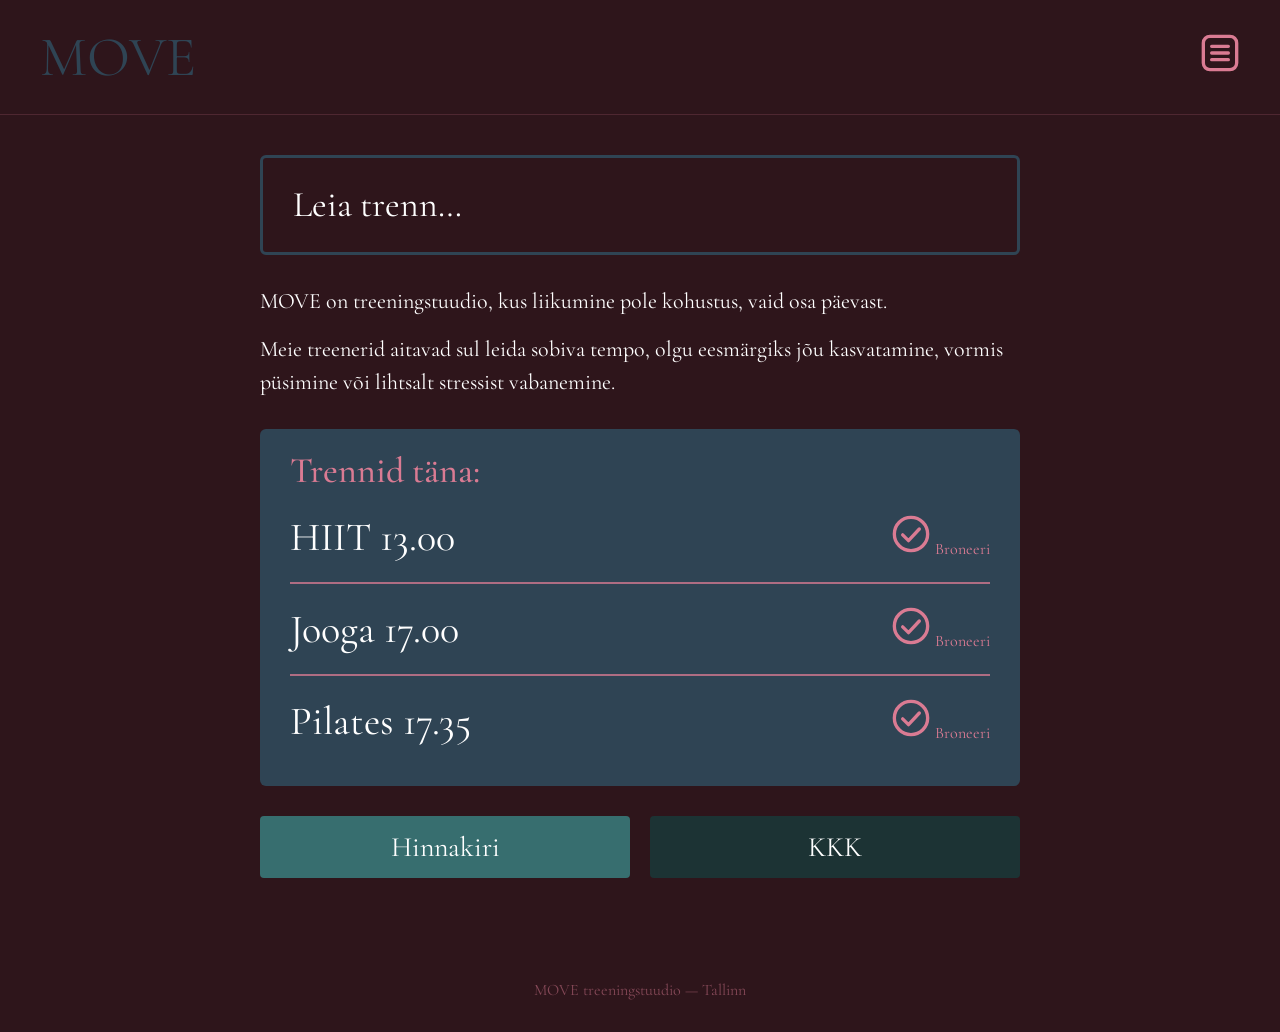
<file: index.html>
<!doctype html>
<html lang="et">
<head>
  <meta charset="utf-8">
  <meta name="viewport" content="width=device-width, initial-scale=1">
  <title>MOVE treeningstuudio</title>
  <link rel="stylesheet" href="style.css">
</head>
<body class="page page--home">
  <header class="header">
    <a class="header__logo" href="index.html">MOVE</a>
    <button class="header__menu" type="button" aria-label="Ava menüü" popovertarget="menu">
      <svg class="icon icon--menu" viewBox="0 0 24 24" aria-hidden="true" focusable="false">
        <rect x="2" y="2" width="20" height="20" rx="4" fill="none" stroke="currentColor" stroke-width="2"/>
        <path d="M7 8h10M7 12h10M7 16h10" stroke="currentColor" stroke-width="2" stroke-linecap="round"/>
      </svg>
    </button>
  </header>

  <nav class="menu" id="menu" popover aria-label="Peamenüü">
    <div class="menu__header">
      <a class="menu__logo" href="index.html">MOVE</a>
      <button class="menu__close" type="button" popovertarget="menu" popovertargetaction="hide" aria-label="Sulge menüü">
        <svg class="icon icon--close" viewBox="0 0 24 24" aria-hidden="true" focusable="false">
          <rect x="2" y="2" width="20" height="20" rx="4" fill="none" stroke="currentColor" stroke-width="2"/>
          <path d="M8 8l8 8M16 8l-8 8" stroke="currentColor" stroke-width="2" stroke-linecap="round"/>
        </svg>
      </button>
    </div>
    <ul class="menu__list">
      <li class="menu__item"><a class="menu__link" href="index.html" aria-current="page">Avaleht<span class="menu__arrow" aria-hidden="true">→</span></a></li>
      <li class="menu__item"><a class="menu__link" href="leia_trenn.html">Leia trenn<span class="menu__arrow" aria-hidden="true">→</span></a></li>
      <li class="menu__item"><a class="menu__link" href="hiit.html">HIIT treening<span class="menu__arrow" aria-hidden="true">→</span></a></li>
      <li class="menu__item"><a class="menu__link" href="broneeri_koht.html">Broneeri koht<span class="menu__arrow" aria-hidden="true">→</span></a></li>
      <li class="menu__item"><a class="menu__link" href="#">Hinnakiri<span class="menu__arrow" aria-hidden="true">→</span></a></li>
      <li class="menu__item"><a class="menu__link" href="#">KKK<span class="menu__arrow" aria-hidden="true">→</span></a></li>
    </ul>
  </nav>

  <main class="main">
    <a class="search-link" href="leia_trenn.html">Leia trenn…</a>

    <section class="intro">
      <p class="intro__text">MOVE on treeningstuudio, kus liikumine pole kohustus, vaid osa päevast.</p>
      <p class="intro__text">Meie treenerid aitavad sul leida sobiva tempo, olgu eesmärgiks jõu kasvatamine, vormis püsimine või lihtsalt stressist vabanemine.</p>
    </section>

    <section class="today" aria-labelledby="today-title">
      <h2 class="today__title" id="today-title">Trennid täna:</h2>
      <ul class="today__list">
        <li class="today__item">
          <span class="today__name">HIIT <time datetime="13:00">13.00</time></span>
          <a class="today__book" href="broneeri_koht.html" aria-label="Broneeri HIIT kell 13.00">
            <svg class="icon icon--check" viewBox="0 0 24 24" aria-hidden="true" focusable="false">
              <circle cx="12" cy="12" r="10" fill="none" stroke="currentColor" stroke-width="2"/>
              <path d="M7 12.5l3.5 3.5L17 9" fill="none" stroke="currentColor" stroke-width="2" stroke-linecap="round" stroke-linejoin="round"/>
            </svg>
            <span class="today__book-label">Broneeri</span>
          </a>
        </li>
        <li class="today__item">
          <span class="today__name">Jooga <time datetime="17:00">17.00</time></span>
          <a class="today__book" href="broneeri_koht.html" aria-label="Broneeri jooga kell 17.00">
            <svg class="icon icon--check" viewBox="0 0 24 24" aria-hidden="true" focusable="false">
              <circle cx="12" cy="12" r="10" fill="none" stroke="currentColor" stroke-width="2"/>
              <path d="M7 12.5l3.5 3.5L17 9" fill="none" stroke="currentColor" stroke-width="2" stroke-linecap="round" stroke-linejoin="round"/>
            </svg>
            <span class="today__book-label">Broneeri</span>
          </a>
        </li>
        <li class="today__item">
          <span class="today__name">Pilates <time datetime="17:35">17.35</time></span>
          <a class="today__book" href="broneeri_koht.html" aria-label="Broneeri pilates kell 17.35">
            <svg class="icon icon--check" viewBox="0 0 24 24" aria-hidden="true" focusable="false">
              <circle cx="12" cy="12" r="10" fill="none" stroke="currentColor" stroke-width="2"/>
              <path d="M7 12.5l3.5 3.5L17 9" fill="none" stroke="currentColor" stroke-width="2" stroke-linecap="round" stroke-linejoin="round"/>
            </svg>
            <span class="today__book-label">Broneeri</span>
          </a>
        </li>
      </ul>
    </section>

    <nav class="quick-links" aria-label="Lisainfo">
      <a class="button button--primary" href="#">Hinnakiri</a>
      <a class="button button--secondary" href="#">KKK</a>
    </nav>
  </main>

  <footer class="footer">
    <p class="footer__text">MOVE treeningstuudio — Tallinn</p>
  </footer>
</body>
</html>
</file>
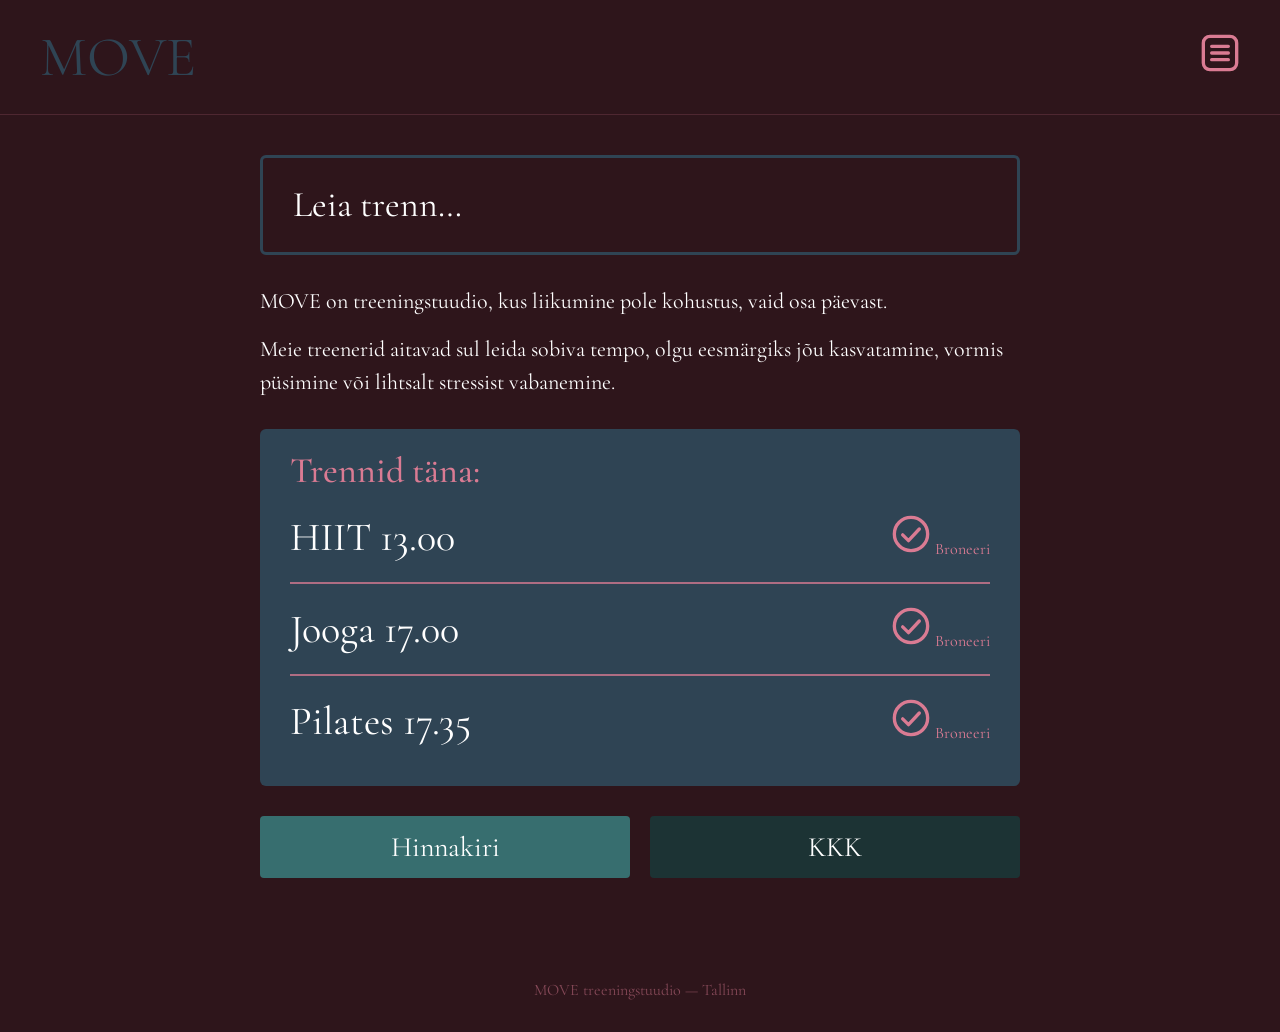
<file: avaleht.html>
<!doctype html>
<html lang="et">
<head>
  <meta charset="utf-8">
  <meta name="viewport" content="width=device-width, initial-scale=1">
  <title>MOVE treeningstuudio</title>
  <link rel="stylesheet" href="style.css">
</head>
<body class="page page--home">
  <header class="header">
    <a class="header__logo" href="avaleht.html">MOVE</a>
    <button class="header__menu" type="button" aria-label="Ava menüü" popovertarget="menu">
      <svg class="icon icon--menu" viewBox="0 0 24 24" aria-hidden="true" focusable="false">
        <rect x="2" y="2" width="20" height="20" rx="4" fill="none" stroke="currentColor" stroke-width="2"/>
        <path d="M7 8h10M7 12h10M7 16h10" stroke="currentColor" stroke-width="2" stroke-linecap="round"/>
      </svg>
    </button>
  </header>

  <nav class="menu" id="menu" popover aria-label="Peamenüü">
    <div class="menu__header">
      <a class="menu__logo" href="avaleht.html">MOVE</a>
      <button class="menu__close" type="button" popovertarget="menu" popovertargetaction="hide" aria-label="Sulge menüü">
        <svg class="icon icon--close" viewBox="0 0 24 24" aria-hidden="true" focusable="false">
          <rect x="2" y="2" width="20" height="20" rx="4" fill="none" stroke="currentColor" stroke-width="2"/>
          <path d="M8 8l8 8M16 8l-8 8" stroke="currentColor" stroke-width="2" stroke-linecap="round"/>
        </svg>
      </button>
    </div>
    <ul class="menu__list">
      <li class="menu__item"><a class="menu__link" href="avaleht.html" aria-current="page">Avaleht<span class="menu__arrow" aria-hidden="true">→</span></a></li>
      <li class="menu__item"><a class="menu__link" href="leia_trenn.html">Leia trenn<span class="menu__arrow" aria-hidden="true">→</span></a></li>
      <li class="menu__item"><a class="menu__link" href="hiit.html">HIIT treening<span class="menu__arrow" aria-hidden="true">→</span></a></li>
      <li class="menu__item"><a class="menu__link" href="broneeri_koht.html">Broneeri koht<span class="menu__arrow" aria-hidden="true">→</span></a></li>
      <li class="menu__item"><a class="menu__link" href="#">Hinnakiri<span class="menu__arrow" aria-hidden="true">→</span></a></li>
      <li class="menu__item"><a class="menu__link" href="#">KKK<span class="menu__arrow" aria-hidden="true">→</span></a></li>
    </ul>
  </nav>

  <main class="main">
    <a class="search-link" href="leia_trenn.html">Leia trenn…</a>

    <section class="intro">
      <p class="intro__text">MOVE on treeningstuudio, kus liikumine pole kohustus, vaid osa päevast.</p>
      <p class="intro__text">Meie treenerid aitavad sul leida sobiva tempo, olgu eesmärgiks jõu kasvatamine, vormis püsimine või lihtsalt stressist vabanemine.</p>
    </section>

    <section class="today" aria-labelledby="today-title">
      <h2 class="today__title" id="today-title">Trennid täna:</h2>
      <ul class="today__list">
        <li class="today__item">
          <span class="today__name">HIIT <time datetime="13:00">13.00</time></span>
          <a class="today__book" href="broneeri_koht.html" aria-label="Broneeri HIIT kell 13.00">
            <svg class="icon icon--check" viewBox="0 0 24 24" aria-hidden="true" focusable="false">
              <circle cx="12" cy="12" r="10" fill="none" stroke="currentColor" stroke-width="2"/>
              <path d="M7 12.5l3.5 3.5L17 9" fill="none" stroke="currentColor" stroke-width="2" stroke-linecap="round" stroke-linejoin="round"/>
            </svg>
            <span class="today__book-label">Broneeri</span>
          </a>
        </li>
        <li class="today__item">
          <span class="today__name">Jooga <time datetime="17:00">17.00</time></span>
          <a class="today__book" href="broneeri_koht.html" aria-label="Broneeri jooga kell 17.00">
            <svg class="icon icon--check" viewBox="0 0 24 24" aria-hidden="true" focusable="false">
              <circle cx="12" cy="12" r="10" fill="none" stroke="currentColor" stroke-width="2"/>
              <path d="M7 12.5l3.5 3.5L17 9" fill="none" stroke="currentColor" stroke-width="2" stroke-linecap="round" stroke-linejoin="round"/>
            </svg>
            <span class="today__book-label">Broneeri</span>
          </a>
        </li>
        <li class="today__item">
          <span class="today__name">Pilates <time datetime="17:35">17.35</time></span>
          <a class="today__book" href="broneeri_koht.html" aria-label="Broneeri pilates kell 17.35">
            <svg class="icon icon--check" viewBox="0 0 24 24" aria-hidden="true" focusable="false">
              <circle cx="12" cy="12" r="10" fill="none" stroke="currentColor" stroke-width="2"/>
              <path d="M7 12.5l3.5 3.5L17 9" fill="none" stroke="currentColor" stroke-width="2" stroke-linecap="round" stroke-linejoin="round"/>
            </svg>
            <span class="today__book-label">Broneeri</span>
          </a>
        </li>
      </ul>
    </section>

    <nav class="quick-links" aria-label="Lisainfo">
      <a class="button button--primary" href="#">Hinnakiri</a>
      <a class="button button--secondary" href="#">KKK</a>
    </nav>
  </main>

  <footer class="footer">
    <p class="footer__text">MOVE treeningstuudio — Tallinn</p>
  </footer>
</body>
</html>
</file>
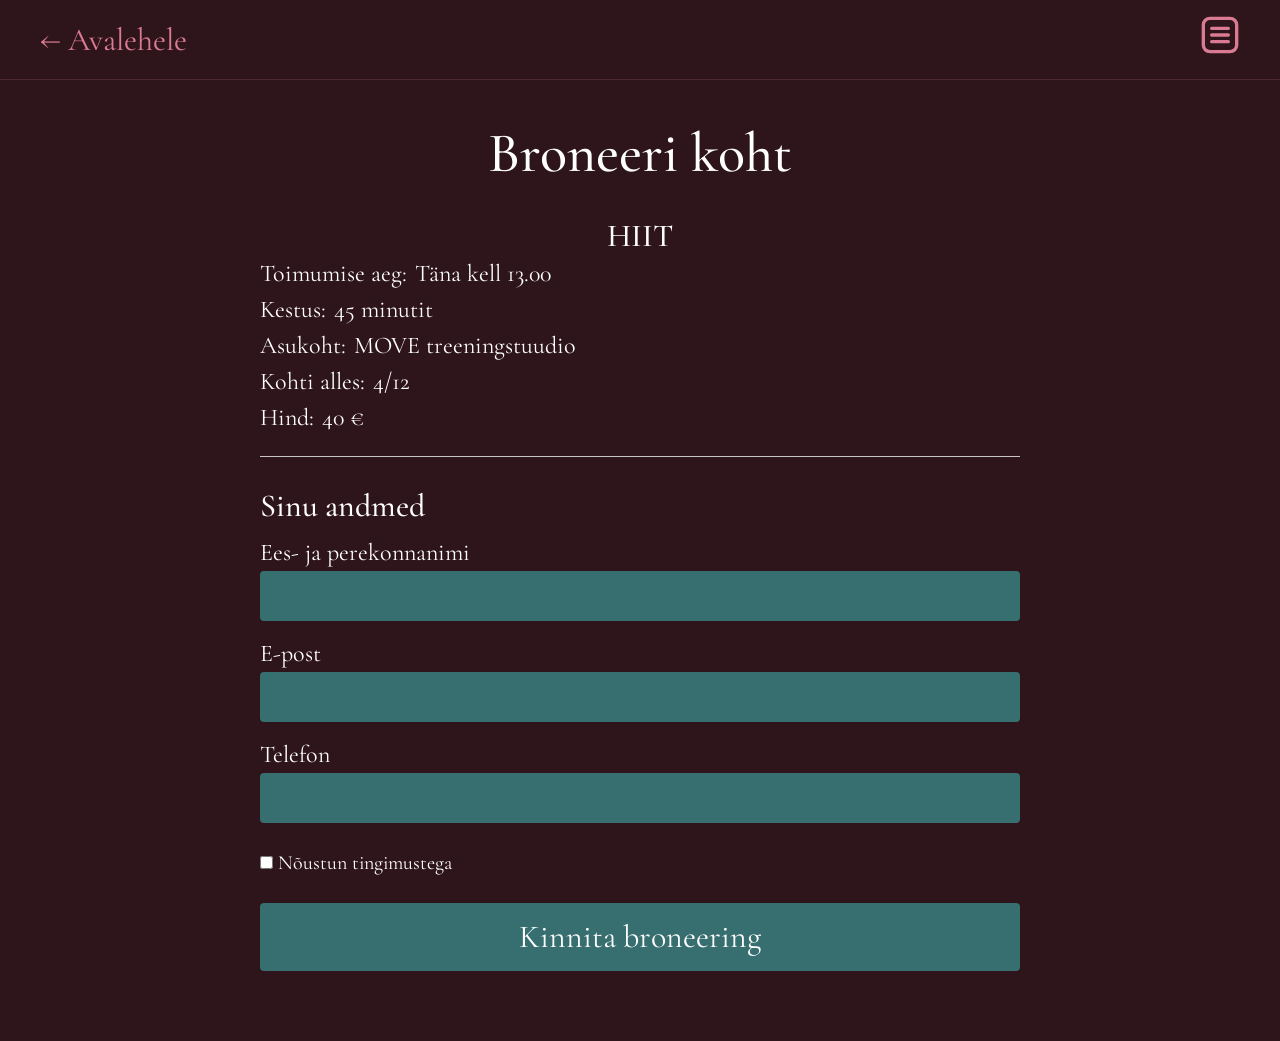
<file: broneeri_koht.html>
<!doctype html>
<html lang="et">
<head>
  <meta charset="utf-8">
  <meta name="viewport" content="width=device-width, initial-scale=1">
  <title>Broneeri koht – MOVE</title>
  <link rel="stylesheet" href="style.css">
</head>
<body class="page page--booking">
  <header class="header">
    <a class="header__back" href="index.html"><span aria-hidden="true">←</span> Avalehele</a>
    <button class="header__menu" type="button" aria-label="Ava menüü" popovertarget="menu">
      <svg class="icon icon--menu" viewBox="0 0 24 24" aria-hidden="true" focusable="false">
        <rect x="2" y="2" width="20" height="20" rx="4" fill="none" stroke="currentColor" stroke-width="2"/>
        <path d="M7 8h10M7 12h10M7 16h10" stroke="currentColor" stroke-width="2" stroke-linecap="round"/>
      </svg>
    </button>
  </header>

  <nav class="menu" id="menu" popover aria-label="Peamenüü">
    <div class="menu__header">
      <a class="menu__logo" href="index.html">MOVE</a>
      <button class="menu__close" type="button" popovertarget="menu" popovertargetaction="hide" aria-label="Sulge menüü">
        <svg class="icon icon--close" viewBox="0 0 24 24" aria-hidden="true" focusable="false">
          <rect x="2" y="2" width="20" height="20" rx="4" fill="none" stroke="currentColor" stroke-width="2"/>
          <path d="M8 8l8 8M16 8l-8 8" stroke="currentColor" stroke-width="2" stroke-linecap="round"/>
        </svg>
      </button>
    </div>
    <ul class="menu__list">
      <li class="menu__item"><a class="menu__link" href="index.html">Avaleht<span class="menu__arrow" aria-hidden="true">→</span></a></li>
      <li class="menu__item"><a class="menu__link" href="leia_trenn.html">Leia trenn<span class="menu__arrow" aria-hidden="true">→</span></a></li>
      <li class="menu__item"><a class="menu__link" href="hiit.html">HIIT treening<span class="menu__arrow" aria-hidden="true">→</span></a></li>
      <li class="menu__item"><a class="menu__link" href="broneeri_koht.html" aria-current="page">Broneeri koht<span class="menu__arrow" aria-hidden="true">→</span></a></li>
      <li class="menu__item"><a class="menu__link" href="#">Hinnakiri<span class="menu__arrow" aria-hidden="true">→</span></a></li>
      <li class="menu__item"><a class="menu__link" href="#">KKK<span class="menu__arrow" aria-hidden="true">→</span></a></li>
    </ul>
  </nav>

  <main class="main">
    <h1 class="booking__title">Broneeri koht</h1>

    <section class="booking__summary" aria-labelledby="summary-title">
      <h2 class="booking__workout" id="summary-title">HIIT</h2>
      <dl class="details">
        <div class="details__row">
          <dt class="details__term">Toimumise aeg:</dt>
          <dd class="details__value">Täna kell <time datetime="13:00">13.00</time></dd>
        </div>
        <div class="details__row">
          <dt class="details__term">Kestus:</dt>
          <dd class="details__value">45 minutit</dd>
        </div>
        <div class="details__row">
          <dt class="details__term">Asukoht:</dt>
          <dd class="details__value">MOVE treeningstuudio</dd>
        </div>
        <div class="details__row">
          <dt class="details__term">Kohti alles:</dt>
          <dd class="details__value">4/12</dd>
        </div>
        <div class="details__row">
          <dt class="details__term">Hind:</dt>
          <dd class="details__value">40 €</dd>
        </div>
      </dl>
    </section>

    <form class="booking-form" action="kinnitus.html" method="get">
      <h2 class="booking-form__title">Sinu andmed</h2>

      <div class="booking-form__field">
        <label class="booking-form__label" for="nimi">Ees- ja perekonnanimi</label>
        <input class="booking-form__input" id="nimi" name="nimi" type="text" autocomplete="name" required>
      </div>
      <div class="booking-form__field">
        <label class="booking-form__label" for="email">E-post</label>
        <input class="booking-form__input" id="email" name="email" type="email" autocomplete="email" required>
      </div>
      <div class="booking-form__field">
        <label class="booking-form__label" for="telefon">Telefon</label>
        <input class="booking-form__input" id="telefon" name="telefon" type="tel" autocomplete="tel" required>
      </div>

      <div class="booking-form__checkbox">
        <input class="booking-form__checkbox-input" id="tingimused" name="tingimused" type="checkbox" required>
        <label class="booking-form__checkbox-label" for="tingimused">Nõustun tingimustega</label>
      </div>

      <button class="button button--primary booking-form__submit" type="submit">Kinnita broneering</button>
    </form>
  </main>
</body>
</html>
</file>
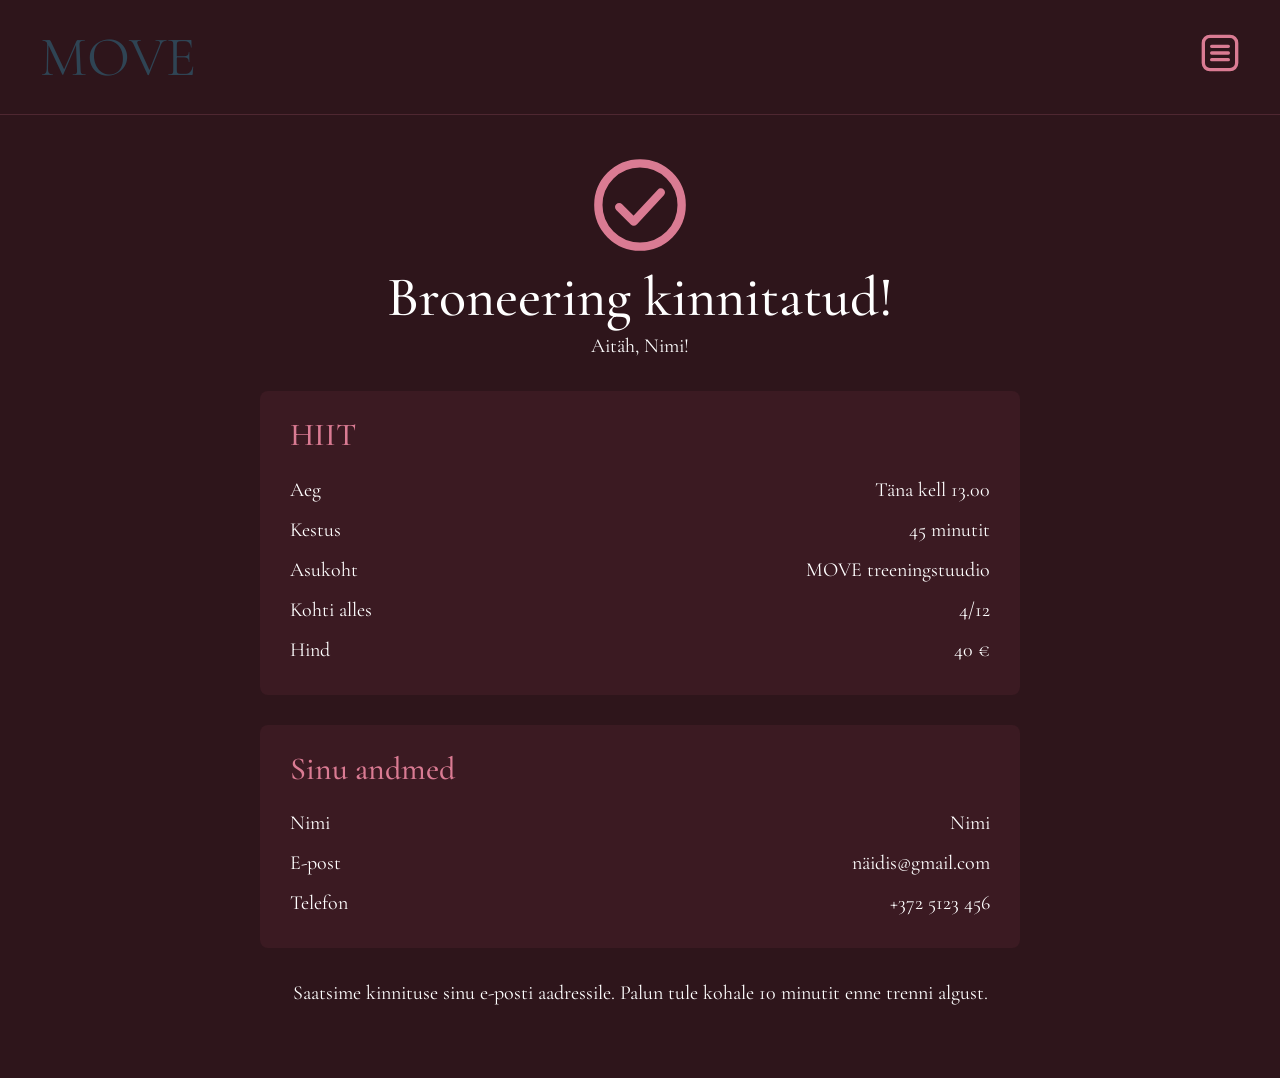
<file: kinnitus.html>
<!doctype html>
<html lang="et">
<head>
  <meta charset="utf-8">
  <meta name="viewport" content="width=device-width, initial-scale=1">
  <title>Broneering kinnitatud – MOVE</title>
  <link rel="stylesheet" href="style.css">
  <script src="script.js" defer></script>
</head>
<body class="page page--confirmation">
  <header class="header">
    <a class="header__logo" href="index.html">MOVE</a>
    <button class="header__menu" type="button" aria-label="Ava menüü" popovertarget="menu">
      <svg class="icon icon--menu" viewBox="0 0 24 24" aria-hidden="true" focusable="false">
        <rect x="2" y="2" width="20" height="20" rx="4" fill="none" stroke="currentColor" stroke-width="2"/>
        <path d="M7 8h10M7 12h10M7 16h10" stroke="currentColor" stroke-width="2" stroke-linecap="round"/>
      </svg>
    </button>
  </header>

  <nav class="menu" id="menu" popover aria-label="Peamenüü">
    <div class="menu__header">
      <a class="menu__logo" href="index.html">MOVE</a>
      <button class="menu__close" type="button" popovertarget="menu" popovertargetaction="hide" aria-label="Sulge menüü">
        <svg class="icon icon--close" viewBox="0 0 24 24" aria-hidden="true" focusable="false">
          <rect x="2" y="2" width="20" height="20" rx="4" fill="none" stroke="currentColor" stroke-width="2"/>
          <path d="M8 8l8 8M16 8l-8 8" stroke="currentColor" stroke-width="2" stroke-linecap="round"/>
        </svg>
      </button>
    </div>
    <ul class="menu__list">
      <li class="menu__item"><a class="menu__link" href="index.html">Avaleht<span class="menu__arrow" aria-hidden="true">→</span></a></li>
      <li class="menu__item"><a class="menu__link" href="leia_trenn.html">Leia trenn<span class="menu__arrow" aria-hidden="true">→</span></a></li>
      <li class="menu__item"><a class="menu__link" href="hiit.html">HIIT treening<span class="menu__arrow" aria-hidden="true">→</span></a></li>
      <li class="menu__item"><a class="menu__link" href="broneeri_koht.html">Broneeri koht<span class="menu__arrow" aria-hidden="true">→</span></a></li>
      <li class="menu__item"><a class="menu__link" href="#">Hinnakiri<span class="menu__arrow" aria-hidden="true">→</span></a></li>
      <li class="menu__item"><a class="menu__link" href="#">KKK<span class="menu__arrow" aria-hidden="true">→</span></a></li>
    </ul>
  </nav>

  <main class="main">
    <div class="confirmation">
      <svg class="icon icon--check confirmation__icon" viewBox="0 0 24 24" aria-hidden="true" focusable="false">
        <circle cx="12" cy="12" r="10" fill="none" stroke="currentColor" stroke-width="2"/>
        <path d="M7 12.5l3.5 3.5L17 9" fill="none" stroke="currentColor" stroke-width="2" stroke-linecap="round" stroke-linejoin="round"/>
      </svg>
      <h1 class="confirmation__title">Broneering kinnitatud!</h1>
      <p class="confirmation__thanks">Aitäh, <span data-field="nimi">Nimi</span>!</p>
    </div>

    <section class="summary-card" aria-labelledby="workout-title">
      <h2 class="summary-card__title" id="workout-title">HIIT</h2>
      <dl class="summary-card__list">
        <div class="summary-card__row">
          <dt class="summary-card__term">Aeg</dt>
          <dd class="summary-card__value">Täna kell <time datetime="13:00">13.00</time></dd>
        </div>
        <div class="summary-card__row">
          <dt class="summary-card__term">Kestus</dt>
          <dd class="summary-card__value">45 minutit</dd>
        </div>
        <div class="summary-card__row">
          <dt class="summary-card__term">Asukoht</dt>
          <dd class="summary-card__value">MOVE treeningstuudio</dd>
        </div>
        <div class="summary-card__row">
          <dt class="summary-card__term">Kohti alles</dt>
          <dd class="summary-card__value">4/12</dd>
        </div>
        <div class="summary-card__row">
          <dt class="summary-card__term">Hind</dt>
          <dd class="summary-card__value">40 €</dd>
        </div>
      </dl>
    </section>

    <section class="summary-card" aria-labelledby="user-title">
      <h2 class="summary-card__title" id="user-title">Sinu andmed</h2>
      <dl class="summary-card__list">
        <div class="summary-card__row">
          <dt class="summary-card__term">Nimi</dt>
          <dd class="summary-card__value" data-field="nimi">Nimi</dd>
        </div>
        <div class="summary-card__row">
          <dt class="summary-card__term">E-post</dt>
          <dd class="summary-card__value" data-field="email">näidis@gmail.com</dd>
        </div>
        <div class="summary-card__row">
          <dt class="summary-card__term">Telefon</dt>
          <dd class="summary-card__value" data-field="telefon">+372 5123 456</dd>
        </div>
      </dl>
    </section>

    <p class="confirmation__note">Saatsime kinnituse sinu e-posti aadressile. Palun tule kohale 10 minutit enne trenni algust.</p>
  </main>
</body>
</html>
</file>
<file: style.css>
@import url("https://fonts.googleapis.com/css2?family=Cormorant+Garamond:wght@500;600&display=swap");

* { box-sizing: border-box; margin: 0; padding: 0; }

body {
  background: #2e151b;
  color: white;
  font-family: "Cormorant Garamond", Georgia, serif;
  font-size: 20px;
  line-height: 1.5;
}

a { color: inherit; text-decoration: none; }
ul { list-style: none; }
img { width: 100%; display: block; }
dd { margin: 0; }
button, input, select { font: inherit; color: inherit; }

h1, h2, h3 { font-weight: 500; line-height: 1.2; }
h1 { font-size: 56px; }
h2 { font-size: 32px; }

.main { max-width: 800px; margin: 0 auto; padding: 40px 20px; }
.main > * { margin-bottom: 30px; }

.icon { width: 40px; height: 40px; }

.header {
  display: flex;
  justify-content: space-between;
  align-items: center;
  padding: 15px 40px;
  border-bottom: 1px solid #4e2731;
}
.header__logo { font-size: 56px; color: #2f4454; }
.header__back { font-size: 32px; color: #da7b93; }
.header__menu { background: none; border: none; color: #da7b93; }

.menu { inset: 0; width: 100%; height: 100%; margin: 0; border: 0; background: #2e151b; color: white; }
.menu__header { display: flex; justify-content: space-between; align-items: center; padding: 15px 40px; }
.menu__logo { font-size: 56px; color: #2f4454; }
.menu__close { background: none; border: none; color: #da7b93; }
.menu__list { max-width: 800px; margin: 0 auto; padding: 0 20px; }
.menu__link { display: flex; justify-content: space-between; padding: 18px 0; font-size: 36px; border-bottom: 1px solid #4e2731; }
.menu__link:hover { color: #da7b93; }
.menu__arrow { color: #da7b93; }

.button {
  display: block;
  padding: 10px 30px;
  border: none;
  border-radius: 4px;
  background: #376e6f;
  font-size: 28px;
  text-align: center;
}
.button--secondary { background: #1c3334; }
.button:hover { opacity: 0.85; }

.search-link { display: block; padding: 20px 30px; font-size: 36px; border: 3px solid #2f4454; border-radius: 6px; }
.intro p { margin-bottom: 15px; font-size: 22px; }

.today { padding: 20px 30px; background: #2f4454; border-radius: 6px; }
.today__title { font-size: 36px; color: #da7b93; }
.today__item { display: flex; justify-content: space-between; align-items: center; padding: 15px 0; }
.today__item + .today__item { border-top: 2px solid #af6d83; }
.today__name { font-size: 40px; }
.today__book { color: #da7b93; text-align: center; font-size: 16px; }

.quick-links { display: flex; gap: 20px; }
.quick-links .button { flex: 1; }

.footer { padding: 30px; text-align: center; font-size: 16px; color: #da7b93; opacity: 0.5; }

.page-intro__text { font-size: 24px; }

.filter { padding: 20px; background: #3b1a22; border-radius: 8px; }
.filter__fields { display: flex; gap: 20px; margin-bottom: 20px; }
.filter__field { flex: 1; }
.filter__label { display: block; color: #da7b93; }
.filter__select { width: 100%; padding: 10px; border: none; border-radius: 4px; background: #1c3334; }

.results__list { display: grid; grid-template-columns: 1fr 1fr; gap: 20px; margin: 20px 0; }
.workout-card { display: flex; gap: 20px; padding: 15px; background: #3b1a22; border-radius: 8px; }
.workout-card__image { width: 150px; height: 130px; object-fit: cover; border-radius: 4px; }
.workout-card__title { font-size: 44px; }
.workout-card__time { margin-bottom: 10px; font-size: 24px; }
.workout-card__link { font-size: 22px; padding: 5px 20px; }
.results__end { text-align: center; }
.results__end-title { font-size: 28px; }

.workout__title { font-size: 80px; }
.workout__subtitle { font-size: 26px; }
.workout__image { height: auto; margin: 20px 0; border-radius: 12px; }
.workout__description-text { margin-top: 10px; }

.details { padding-bottom: 20px; border-bottom: 1px solid #cbc4c6; font-size: 24px; }
.details__row { display: flex; gap: 8px; }

.booking__title { text-align: center; }
.booking__workout { text-align: center; }
.booking-form__title { margin-bottom: 10px; }
.booking-form__field { margin-bottom: 15px; }
.booking-form__label { display: block; font-size: 24px; }
.booking-form__input { width: 100%; height: 50px; padding: 0 10px; border: none; border-radius: 4px; background: #376e6f; }
.booking-form__checkbox { margin: 25px 0; }
.booking-form__submit { width: 100%; font-size: 32px; }

.confirmation { text-align: center; }
.confirmation__icon { width: 100px; height: 100px; color: #da7b93; }
.confirmation__title { font-size: 56px; }
.confirmation__note { text-align: center; }

.summary-card { padding: 25px 30px; background: #3b1a22; border-radius: 8px; }
.summary-card__title { margin-bottom: 15px; color: #da7b93; }
.summary-card__row { display: flex; justify-content: space-between; padding: 5px 0; }
</file>
